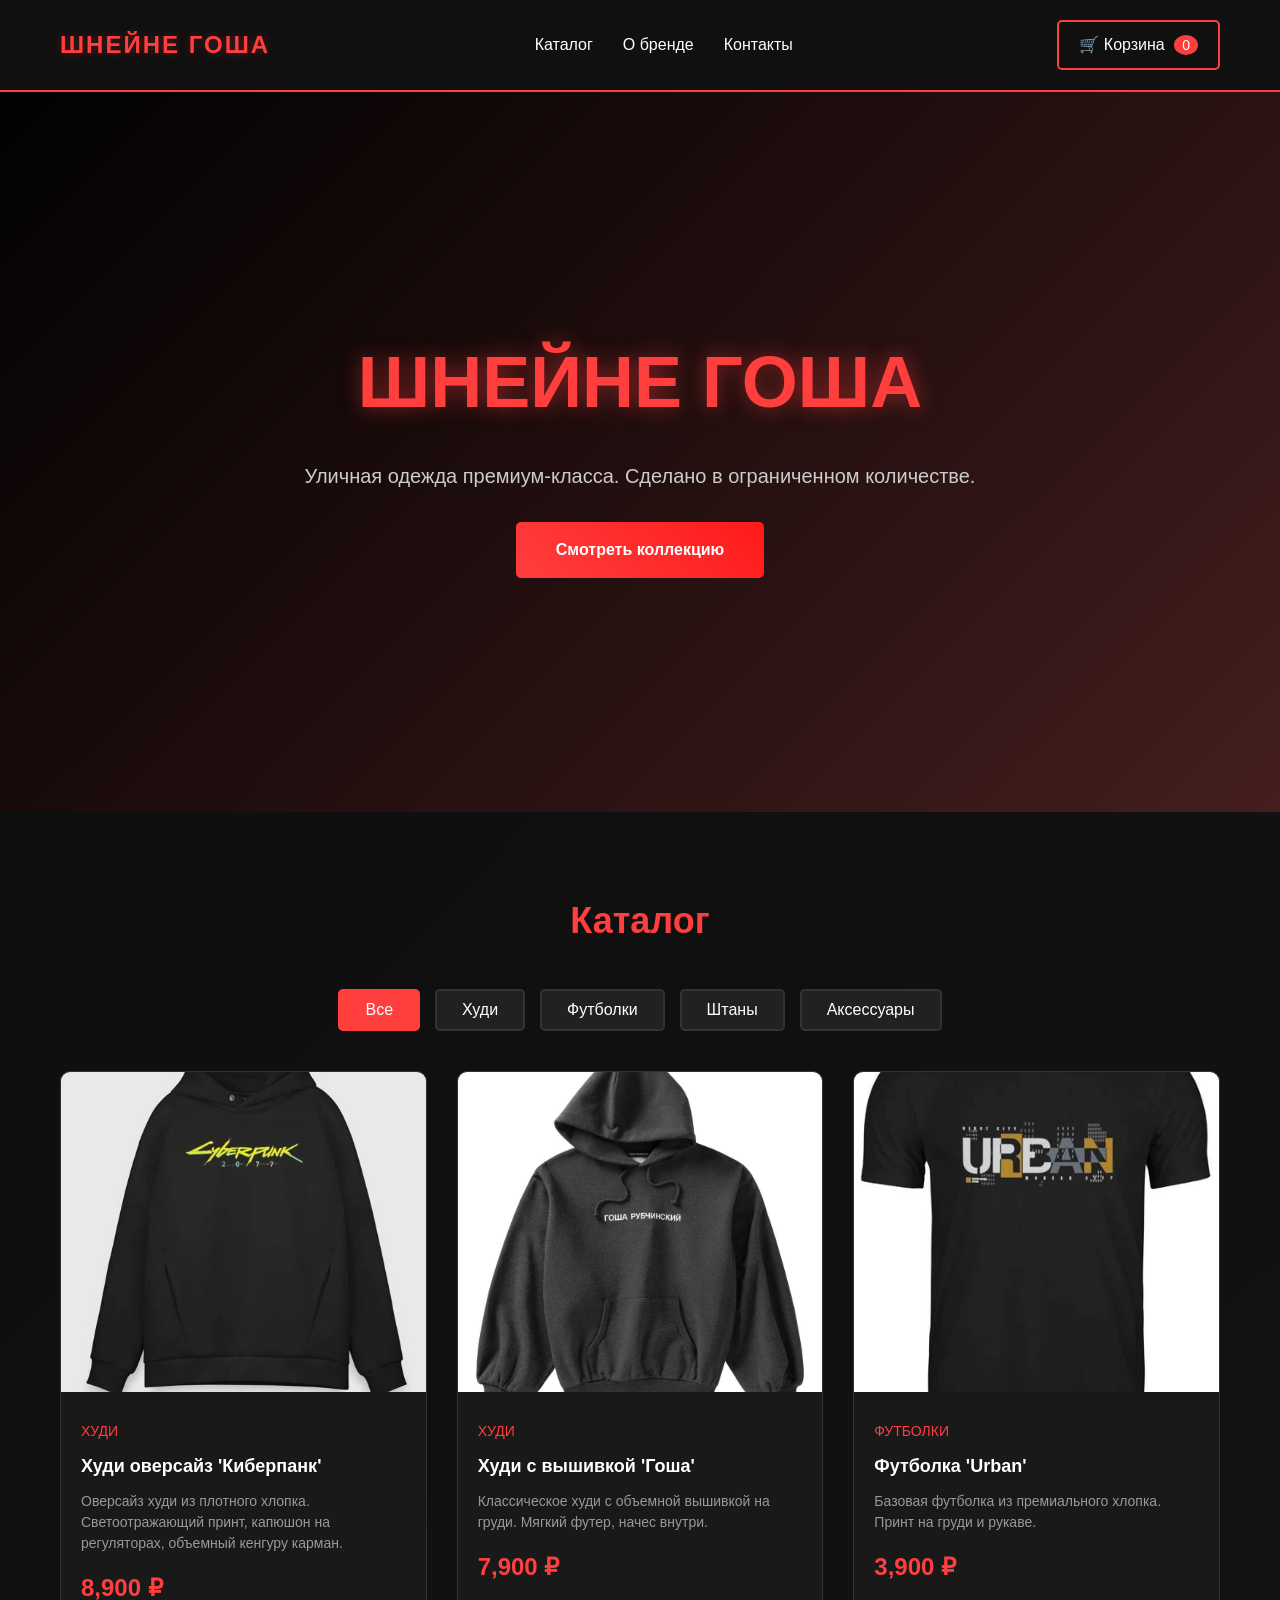
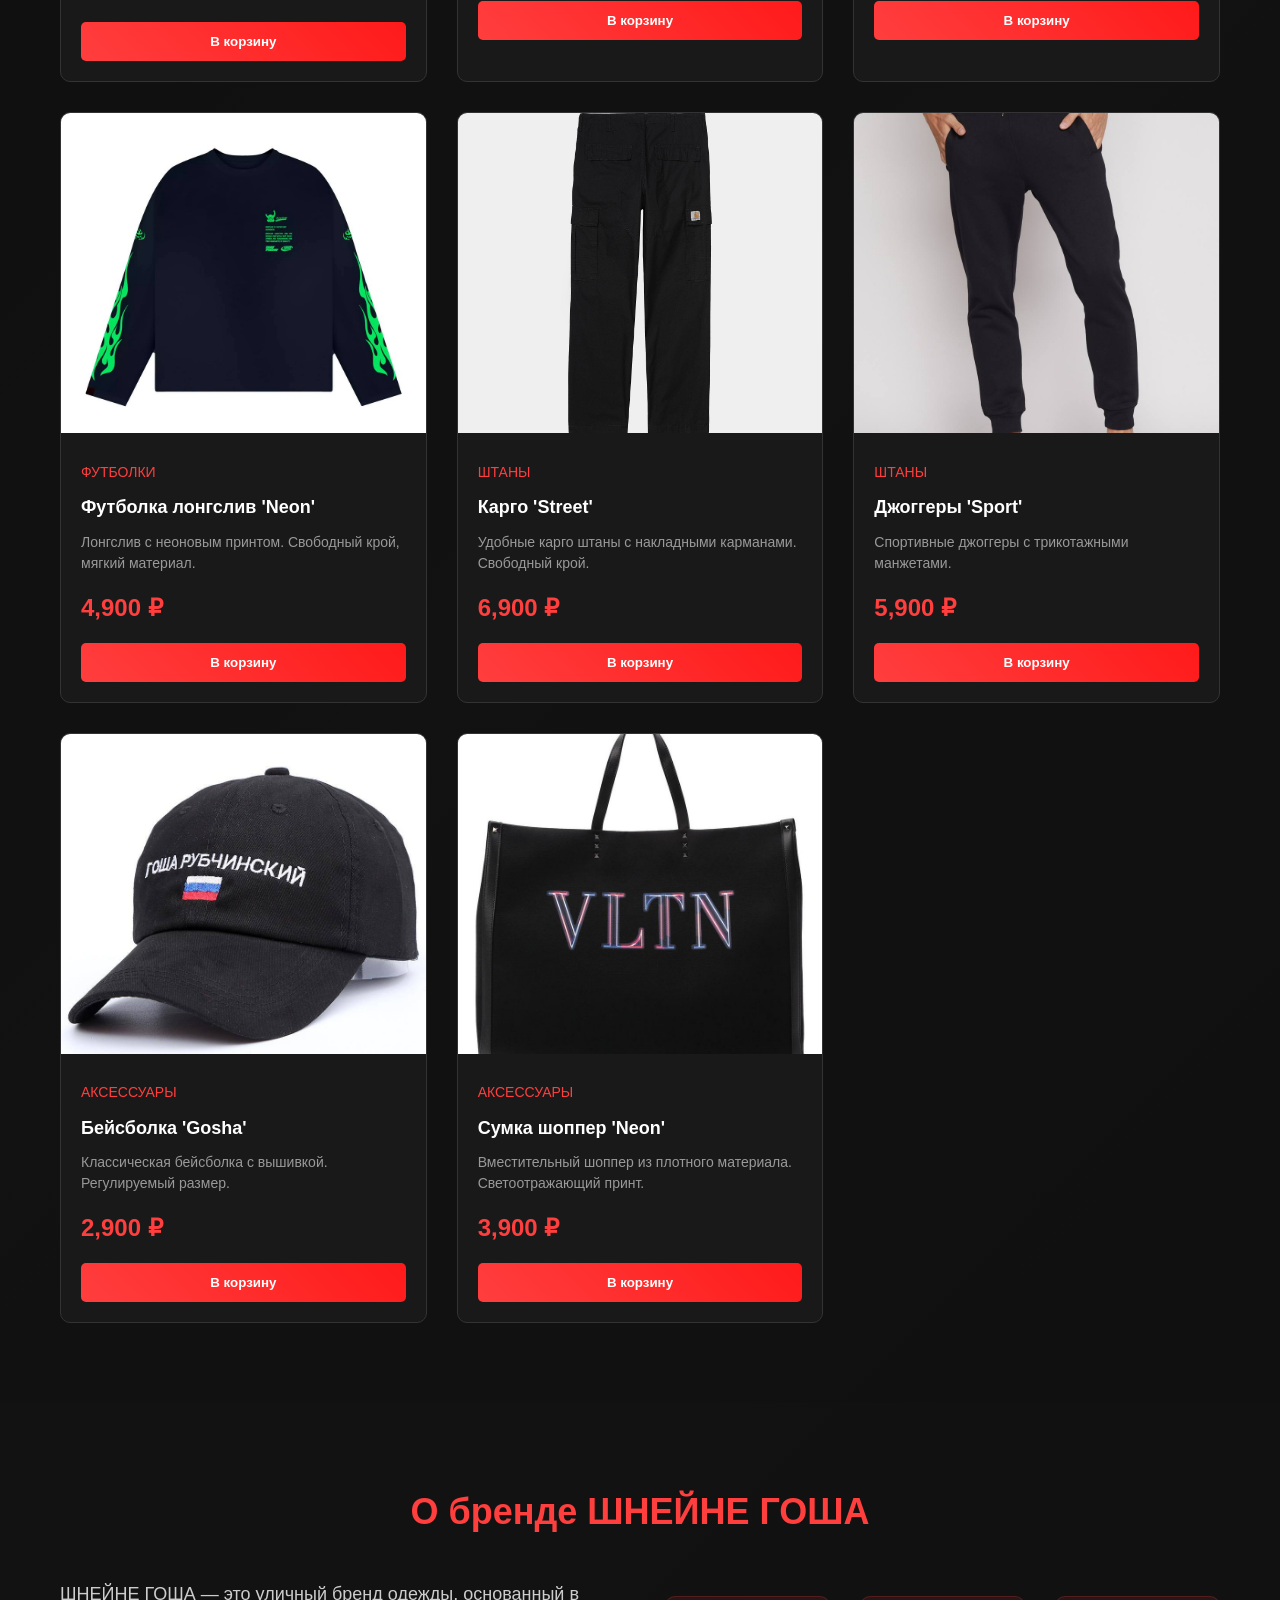
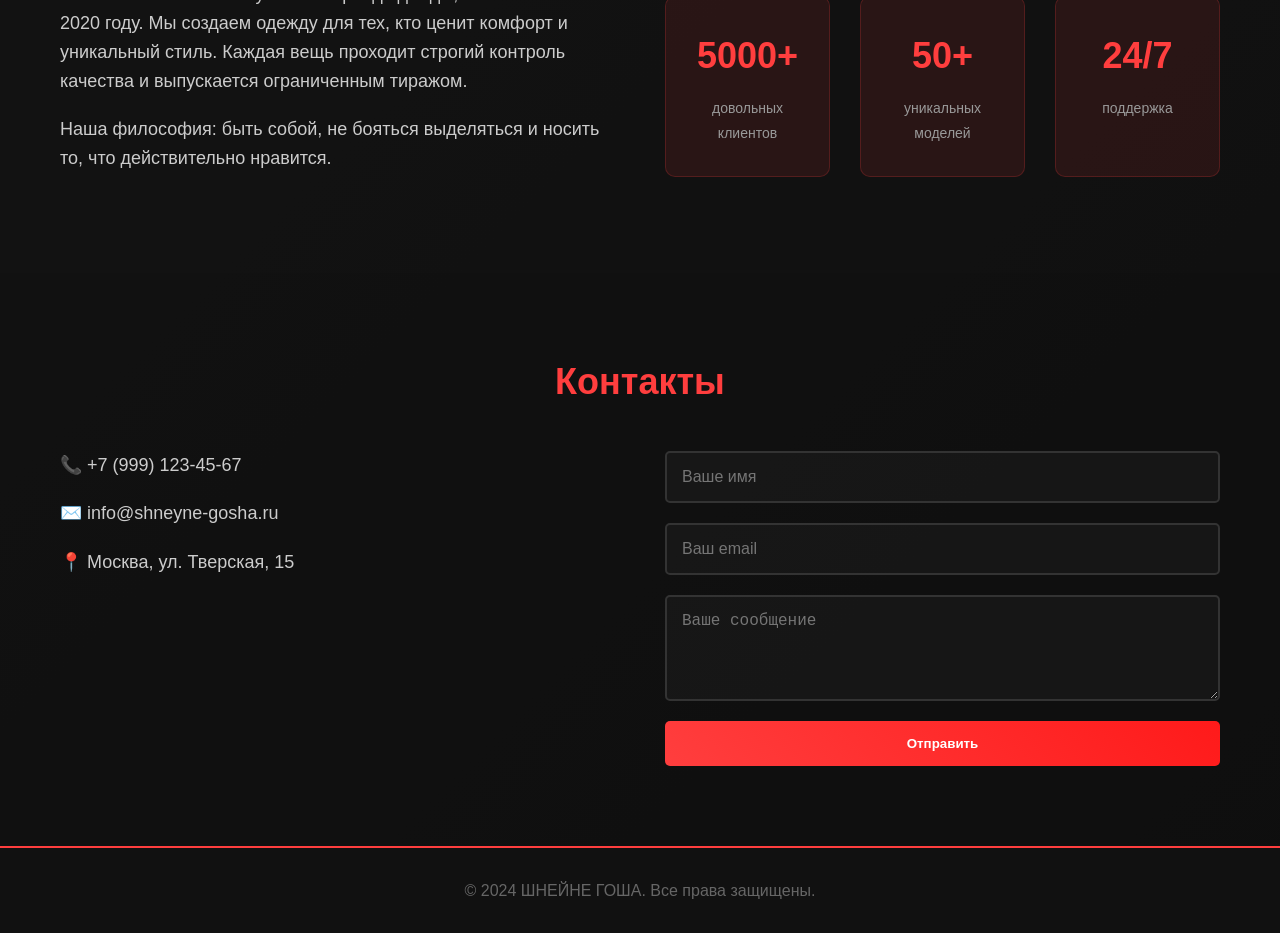
<file: index.html>
<!DOCTYPE html>
<html lang="ru">

<head>
  <meta charset="UTF-8">
  <meta name="viewport" content="width=device-width, initial-scale=1.0">
  <title>ШНЕЙНЕ ГОША | Официальный магазин одежды</title>
  <link rel="stylesheet" href="css/style.css">
</head>

<body>
  <nav class="navbar">
    <div class="container">
      <a href="index.html" class="logo">ШНЕЙНЕ ГОША</a>
      <ul class="nav-links">
        <li><a href="index.html">Каталог</a></li>
        <li><a href="index.html#about">О бренде</a></li>
        <li><a href="index.html#contact">Контакты</a></li>
      </ul>
      <a href="cart.html" class="cart-btn">
        🛒 Корзина <span class="cart-count">0</span>
      </a>
    </div>
  </nav>

  <section class="hero">
    <div class="container">
      <h1>ШНЕЙНЕ ГОША</h1>
      <p>Уличная одежда премиум-класса. Сделано в ограниченном количестве.</p>
      <a href="#catalog" class="btn">Смотреть коллекцию</a>
    </div>
  </section>

  <section id="catalog" class="catalog">
    <div class="container">
      <h2>Каталог</h2>
      <div class="filters">
        <button class="filter-btn active" data-category="all">Все</button>
        <button class="filter-btn" data-category="hoodies">Худи</button>
        <button class="filter-btn" data-category="tshirts">Футболки</button>
        <button class="filter-btn" data-category="pants">Штаны</button>
        <button class="filter-btn" data-category="accessories">Аксессуары</button>
      </div>
      <div class="products-grid" id="products-grid"></div>
    </div>
  </section>

  <section id="about" class="about">
    <div class="container">
      <h2>О бренде ШНЕЙНЕ ГОША</h2>
      <div class="about-content">
        <div class="about-text">
          <p>ШНЕЙНЕ ГОША — это уличный бренд одежды, основанный в 2020 году. Мы создаем одежду для тех, кто ценит
            комфорт и уникальный стиль. Каждая вещь проходит строгий контроль качества и выпускается ограниченным
            тиражом.</p>
          <p>Наша философия: быть собой, не бояться выделяться и носить то, что действительно нравится.</p>
        </div>
        <div class="about-stats">
          <div class="stat"><span class="stat-number">5000+</span><span class="stat-label">довольных клиентов</span>
          </div>
          <div class="stat"><span class="stat-number">50+</span><span class="stat-label">уникальных моделей</span></div>
          <div class="stat"><span class="stat-number">24/7</span><span class="stat-label">поддержка</span></div>
        </div>
      </div>
    </div>
  </section>

  <section id="contact" class="contact">
    <div class="container">
      <h2>Контакты</h2>
      <div class="contact-content">
        <div class="contact-info">
          <p>📞 +7 (999) 123-45-67</p>
          <p>✉️ info@shneyne-gosha.ru</p>
          <p>📍 Москва, ул. Тверская, 15</p>
        </div>
        <form class="contact-form" id="contactForm">
          <input type="text" placeholder="Ваше имя" required>
          <input type="email" placeholder="Ваш email" required>
          <textarea placeholder="Ваше сообщение" rows="4" required></textarea>
          <button type="submit" class="btn">Отправить</button>
        </form>
      </div>
    </div>
  </section>

  <footer class="footer">
    <div class="container">
      <p>© 2024 ШНЕЙНЕ ГОША. Все права защищены.</p>
    </div>
  </footer>

  <script src="js/main.js"></script>
</body>

</html>
</file>
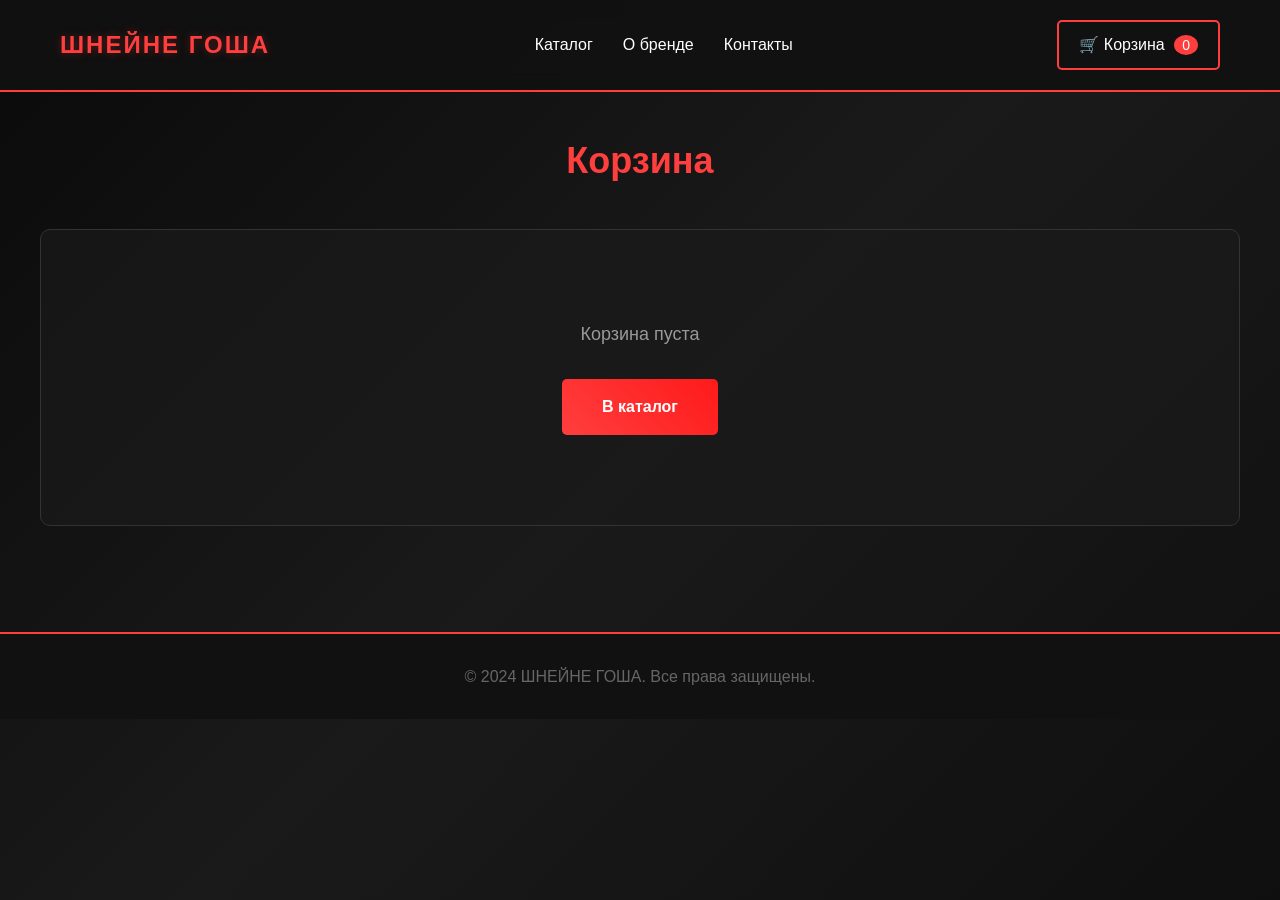
<file: cart.html>
<!DOCTYPE html>
<html lang="ru">

<head>
  <meta charset="UTF-8">
  <meta name="viewport" content="width=device-width, initial-scale=1.0">
  <title>ШНЕЙНЕ ГОША | Корзина</title>
  <link rel="stylesheet" href="css/style.css">
</head>

<body>
  <nav class="navbar">
    <div class="container">
      <a href="index.html" class="logo">ШНЕЙНЕ ГОША</a>
      <ul class="nav-links">
        <li><a href="index.html">Каталог</a></li>
        <li><a href="index.html#about">О бренде</a></li>
        <li><a href="index.html#contact">Контакты</a></li>
      </ul>
      <a href="cart.html" class="cart-btn">
        🛒 Корзина <span class="cart-count">0</span>
      </a>
    </div>
  </nav>

  <div class="container cart-page">
    <h1 class="cart-title">Корзина</h1>
    <div class="cart-content" id="cart-content"></div>
  </div>

  <!-- Модальное окно оформления заказа -->
  <div id="checkoutModal" class="modal">
    <div class="modal-content">
      <span class="close-modal">&times;</span>
      <h2>Оформление заказа</h2>
      <form id="orderForm" action="https://formspree.io/f/xlgowjpy" method="POST">
        <input type="hidden" name="_subject" value="Новый заказ из магазина ШНЕЙНЕ ГОША">
        <input type="hidden" name="_replyto" id="customerEmail">
        <div class="form-group">
          <label>Ваше имя *</label>
          <input type="text" name="name" required placeholder="Иван Иванов">
        </div>
        <div class="form-group">
          <label>Email *</label>
          <input type="email" name="email" required placeholder="ivan@example.com" id="orderEmail">
        </div>
        <div class="form-group">
          <label>Телефон *</label>
          <input type="tel" name="phone" required placeholder="+7 (999) 123-45-67">
        </div>
        <div class="form-group">
          <label>Адрес доставки *</label>
          <textarea name="address" required rows="3" placeholder="Город, улица, дом, квартира"></textarea>
        </div>
        <div class="form-group">
          <label>Комментарий к заказу</label>
          <textarea name="comment" rows="2" placeholder="Дополнительные пожелания..."></textarea>
        </div>
        <input type="hidden" name="order_details" id="orderDetails">
        <input type="hidden" name="total_amount" id="totalAmount">
        <button type="submit" class="btn">Подтвердить заказ</button>
      </form>
    </div>
  </div>

  <footer class="footer">
    <div class="container">
      <p>© 2024 ШНЕЙНЕ ГОША. Все права защищены.</p>
    </div>
  </footer>

  <script src="js/main.js"></script>
</body>

</html>
</file>
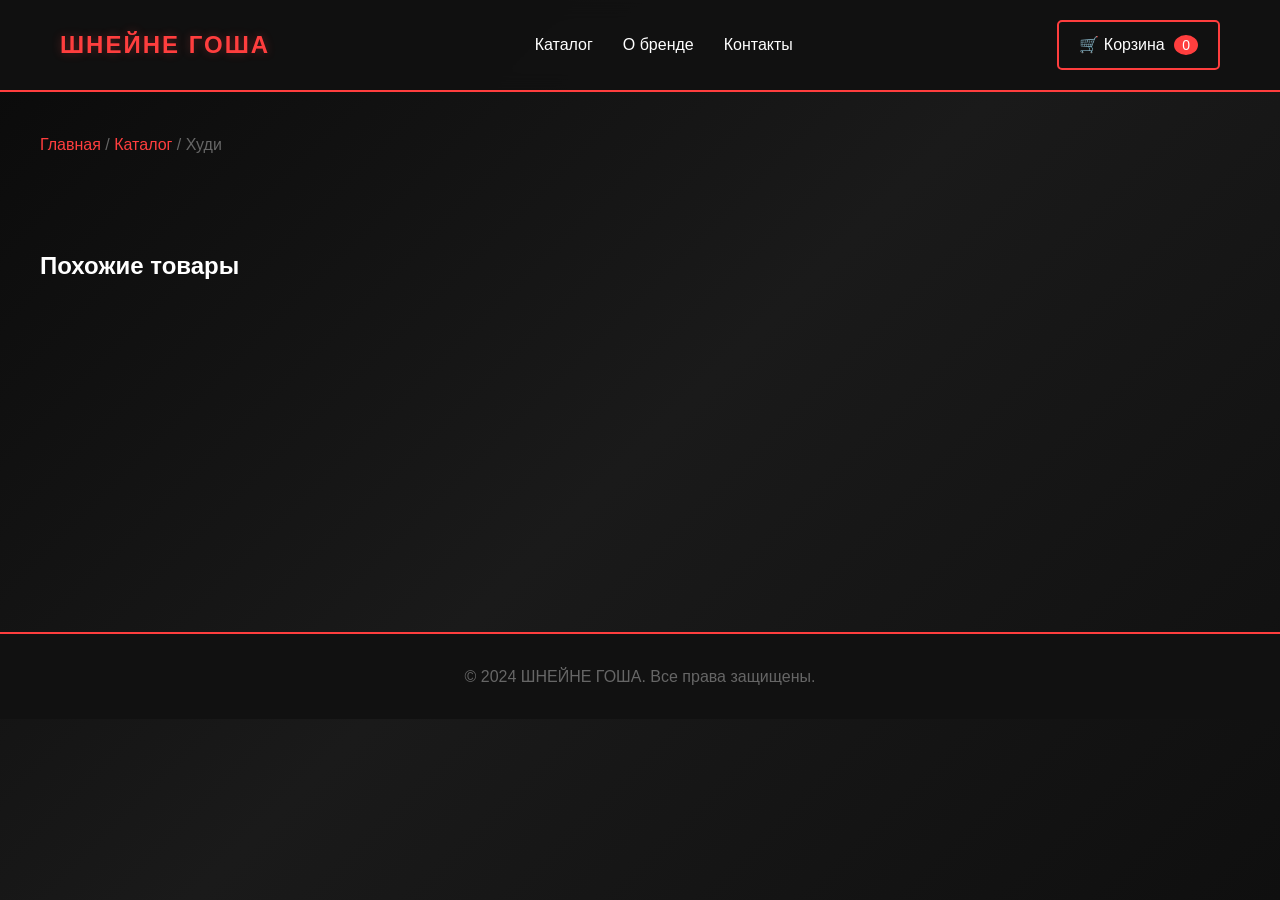
<file: product.html>
<!DOCTYPE html>
<html lang="ru">

<head>
  <meta charset="UTF-8">
  <meta name="viewport" content="width=device-width, initial-scale=1.0">
  <title>ШНЕЙНЕ ГОША | Карточка товара</title>
  <link rel="stylesheet" href="css/style.css">
</head>

<body>
  <nav class="navbar">
    <div class="container">
      <a href="index.html" class="logo">ШНЕЙНЕ ГОША</a>
      <ul class="nav-links">
        <li><a href="index.html">Каталог</a></li>
        <li><a href="index.html#about">О бренде</a></li>
        <li><a href="index.html#contact">Контакты</a></li>
      </ul>
      <a href="cart.html" class="cart-btn">
        🛒 Корзина <span class="cart-count">0</span>
      </a>
    </div>
  </nav>

  <div class="container product-page">
    <div class="breadcrumbs">
      <a href="index.html">Главная</a> / <a href="index.html#catalog">Каталог</a> / <span
        id="product-category">Худи</span>
    </div>
    <div class="product-detail" id="product-detail"></div>
    <section class="related-products">
      <h2>Похожие товары</h2>
      <div class="products-grid" id="related-products"></div>
    </section>
  </div>

  <footer class="footer">
    <div class="container">
      <p>© 2024 ШНЕЙНЕ ГОША. Все права защищены.</p>
    </div>
  </footer>

  <script src="js/main.js"></script>
</body>

</html>
</file>
<file: css/style.css>
/* Общие стили с градиентным фоном */
* {
    margin: 0;
    padding: 0;
    box-sizing: border-box;
}

body {
    font-family: 'Inter', -apple-system, BlinkMacSystemFont, 'Segoe UI', Roboto, sans-serif;
    background: linear-gradient(135deg, #0a0a0a 0%, #1a1a1a 50%, #0f0f0f 100%);
    color: #ffffff;
    line-height: 1.6;
    min-height: 100vh;
}

.container {
    max-width: 1200px;
    margin: 0 auto;
    padding: 0 20px;
}

/* Навигация */
.navbar {
    background: rgba(17, 17, 17, 0.95);
    backdrop-filter: blur(10px);
    padding: 20px 0;
    position: sticky;
    top: 0;
    z-index: 1000;
    border-bottom: 2px solid #ff3e3e;
}

.navbar .container {
    display: flex;
    justify-content: space-between;
    align-items: center;
}

.logo {
    font-size: 24px;
    font-weight: 800;
    color: #ff3e3e;
    text-decoration: none;
    letter-spacing: 2px;
    text-shadow: 0 0 10px rgba(255, 62, 62, 0.3);
}

.nav-links {
    display: flex;
    list-style: none;
    gap: 30px;
}

.nav-links a {
    color: #ffffff;
    text-decoration: none;
    font-weight: 500;
    transition: all 0.3s;
}

.nav-links a:hover {
    color: #ff3e3e;
}

.cart-btn {
    background: none;
    border: 2px solid #ff3e3e;
    color: #ffffff;
    padding: 10px 20px;
    cursor: pointer;
    font-size: 16px;
    border-radius: 5px;
    transition: all 0.3s;
    text-decoration: none;
    display: inline-block;
}

.cart-btn:hover {
    background-color: #ff3e3e;
    transform: scale(1.05);
}

.cart-count {
    background-color: #ff3e3e;
    padding: 2px 8px;
    border-radius: 50%;
    margin-left: 5px;
    font-size: 14px;
}

/* Герой секция */
.hero {
    height: 80vh;
    background: linear-gradient(135deg, rgba(0, 0, 0, 0.8) 0%, rgba(255, 62, 62, 0.2) 100%);
    display: flex;
    align-items: center;
    text-align: center;
    position: relative;
}

.hero h1 {
    font-size: 72px;
    margin-bottom: 20px;
    color: #ff3e3e;
    text-shadow: 0 0 20px rgba(255, 62, 62, 0.5);
    animation: glow 2s ease-in-out infinite alternate;
}

@keyframes glow {
    from { text-shadow: 0 0 20px rgba(255, 62, 62, 0.5); }
    to { text-shadow: 0 0 40px rgba(255, 62, 62, 0.8); }
}

.hero p {
    font-size: 20px;
    margin-bottom: 30px;
    color: #cccccc;
}

.btn {
    display: inline-block;
    padding: 15px 40px;
    background: linear-gradient(45deg, #ff3e3e, #ff1a1a);
    color: #ffffff;
    text-decoration: none;
    border-radius: 5px;
    font-weight: 600;
    transition: all 0.3s;
    border: none;
    cursor: pointer;
}

.btn:hover {
    transform: translateY(-2px);
    box-shadow: 0 5px 30px rgba(255, 62, 62, 0.4);
}

/* Каталог */
.catalog {
    padding: 80px 0;
    background: rgba(15, 15, 15, 0.7);
}

.catalog h2 {
    text-align: center;
    font-size: 36px;
    margin-bottom: 40px;
    color: #ff3e3e;
}

.filters {
    display: flex;
    justify-content: center;
    gap: 15px;
    margin-bottom: 40px;
    flex-wrap: wrap;
}

.filter-btn {
    padding: 10px 25px;
    background: rgba(51, 51, 51, 0.5);
    border: 2px solid #333333;
    color: #ffffff;
    cursor: pointer;
    border-radius: 5px;
    font-size: 16px;
    transition: all 0.3s;
}

.filter-btn:hover,
.filter-btn.active {
    background-color: #ff3e3e;
    border-color: #ff3e3e;
}

.products-grid {
    display: grid;
    grid-template-columns: repeat(auto-fill, minmax(280px, 1fr));
    gap: 30px;
}

.product-card {
    background: rgba(26, 26, 26, 0.9);
    border-radius: 10px;
    overflow: hidden;
    transition: all 0.3s;
    cursor: pointer;
    border: 1px solid #333333;
}

.product-card:hover {
    transform: translateY(-5px) scale(1.02);
    box-shadow: 0 10px 40px rgba(255, 62, 62, 0.2);
}

.product-image {
    width: 100%;
    height: 320px;
    object-fit: cover;
    background: linear-gradient(45deg, #262626, #1a1a1a);
}

.product-info {
    padding: 20px;
}

.product-title {
    font-size: 18px;
    font-weight: 600;
    margin-bottom: 10px;
    color: #ffffff;
}

.product-category {
    color: #ff3e3e;
    font-size: 14px;
    margin-bottom: 10px;
    text-transform: uppercase;
}

.product-description {
    color: #999999;
    font-size: 14px;
    margin-bottom: 15px;
    line-height: 1.5;
}

.product-price {
    font-size: 24px;
    font-weight: 700;
    color: #ff3e3e;
    margin-bottom: 15px;
}

.add-to-cart {
    width: 100%;
    padding: 12px;
    background: linear-gradient(45deg, #ff3e3e, #ff1a1a);
    color: #ffffff;
    border: none;
    border-radius: 5px;
    font-weight: 600;
    cursor: pointer;
    transition: all 0.3s;
}

.add-to-cart:hover {
    transform: scale(1.02);
}

/* О бренде */
.about {
    padding: 80px 0;
    background: rgba(17, 17, 17, 0.7);
}

.about h2 {
    text-align: center;
    font-size: 36px;
    margin-bottom: 40px;
    color: #ff3e3e;
}

.about-content {
    display: grid;
    grid-template-columns: 1fr 1fr;
    gap: 50px;
    align-items: center;
}

.about-text p {
    margin-bottom: 20px;
    color: #cccccc;
    font-size: 18px;
}

.about-stats {
    display: grid;
    grid-template-columns: repeat(3, 1fr);
    gap: 30px;
    text-align: center;
}

.stat {
    background: rgba(255, 62, 62, 0.1);
    padding: 30px;
    border-radius: 10px;
    border: 1px solid rgba(255, 62, 62, 0.2);
}

.stat-number {
    display: block;
    font-size: 36px;
    font-weight: 700;
    color: #ff3e3e;
    margin-bottom: 10px;
}

.stat-label {
    color: #999999;
    font-size: 14px;
}

/* Контакты */
.contact {
    padding: 80px 0;
    background: rgba(15, 15, 15, 0.7);
}

.contact h2 {
    text-align: center;
    font-size: 36px;
    margin-bottom: 40px;
    color: #ff3e3e;
}

.contact-content {
    display: grid;
    grid-template-columns: 1fr 1fr;
    gap: 50px;
}

.contact-info p {
    margin-bottom: 20px;
    font-size: 18px;
    color: #cccccc;
}

.contact-form {
    display: flex;
    flex-direction: column;
    gap: 20px;
}

.contact-form input,
.contact-form textarea {
    padding: 15px;
    background: rgba(26, 26, 26, 0.7);
    border: 2px solid #333333;
    color: #ffffff;
    border-radius: 5px;
    font-size: 16px;
}

.contact-form input:focus,
.contact-form textarea:focus {
    outline: none;
    border-color: #ff3e3e;
}

/* Страница товара */
.product-page {
    padding: 40px 0;
    min-height: 60vh;
}

.breadcrumbs {
    margin-bottom: 30px;
    color: #666666;
}

.breadcrumbs a {
    color: #ff3e3e;
    text-decoration: none;
}

.product-detail {
    display: grid;
    grid-template-columns: 1fr 1fr;
    gap: 50px;
    margin-bottom: 60px;
}

.product-detail-image {
    width: 100%;
    height: 500px;
    object-fit: cover;
    border-radius: 10px;
    background: linear-gradient(45deg, #1a1a1a, #262626);
    border: 1px solid #333333;
}

.product-detail-info h1 {
    font-size: 36px;
    margin-bottom: 20px;
    color: #ffffff;
}

.product-detail-category {
    color: #ff3e3e;
    font-size: 16px;
    margin-bottom: 20px;
    text-transform: uppercase;
}

.product-detail-price {
    font-size: 36px;
    font-weight: 700;
    color: #ff3e3e;
    margin-bottom: 30px;
}

.product-detail-description {
    color: #cccccc;
    margin-bottom: 30px;
    line-height: 1.8;
}

.product-specs {
    margin-bottom: 30px;
    padding: 20px;
    background: rgba(26, 26, 26, 0.7);
    border-radius: 5px;
    border: 1px solid #333333;
}

.product-specs h3 {
    color: #ffffff;
    margin-bottom: 15px;
}

.product-specs ul {
    list-style: none;
    color: #999999;
}

.product-specs li {
    margin-bottom: 10px;
    padding-left: 20px;
    position: relative;
}

.product-specs li:before {
    content: "•";
    color: #ff3e3e;
    position: absolute;
    left: 0;
}

/* Страница корзины */
.cart-page {
    padding: 40px 0;
    min-height: 60vh;
}

.cart-title {
    font-size: 36px;
    margin-bottom: 40px;
    color: #ff3e3e;
    text-align: center;
}

.cart-content {
    background: rgba(26, 26, 26, 0.7);
    border-radius: 10px;
    padding: 30px;
    border: 1px solid #333333;
}

.cart-empty {
    text-align: center;
    padding: 60px 20px;
}

.cart-empty p {
    color: #999999;
    font-size: 18px;
    margin-bottom: 30px;
}

.cart-items {
    margin-bottom: 30px;
}

.cart-item {
    display: grid;
    grid-template-columns: 100px 2fr 1fr 1fr auto;
    gap: 20px;
    align-items: center;
    padding: 20px;
    border-bottom: 1px solid #333333;
}

.cart-item-image {
    width: 100px;
    height: 100px;
    object-fit: cover;
    border-radius: 5px;
}

.cart-item-info h3 {
    color: #ffffff;
    margin-bottom: 5px;
    font-size: 18px;
}

.cart-item-info p {
    color: #999999;
    font-size: 14px;
}

.cart-item-price {
    color: #ff3e3e;
    font-size: 18px;
    font-weight: 600;
}

.cart-item-quantity {
    display: flex;
    align-items: center;
    gap: 10px;
}

.quantity-btn {
    width: 30px;
    height: 30px;
    background: rgba(255, 62, 62, 0.1);
    border: 1px solid #ff3e3e;
    color: #ffffff;
    cursor: pointer;
    border-radius: 5px;
    font-size: 18px;
}

.quantity-btn:hover {
    background: #ff3e3e;
}

.quantity-value {
    color: #ffffff;
    font-size: 16px;
    min-width: 30px;
    text-align: center;
}

.remove-btn {
    background: none;
    border: none;
    color: #ff3e3e;
    cursor: pointer;
    font-size: 20px;
    padding: 5px 10px;
}

.remove-btn:hover {
    transform: scale(1.2);
}

.cart-summary {
    background: rgba(0, 0, 0, 0.3);
    border-radius: 10px;
    padding: 30px;
    margin-top: 30px;
}

.cart-total {
    display: flex;
    justify-content: space-between;
    align-items: center;
    margin-bottom: 20px;
    font-size: 24px;
    color: #ffffff;
}

.cart-total span:last-child {
    color: #ff3e3e;
    font-weight: 700;
}

.cart-actions {
    display: flex;
    gap: 20px;
    justify-content: flex-end;
}

.clear-cart-btn {
    padding: 12px 30px;
    background: rgba(255, 62, 62, 0.1);
    border: 2px solid #ff3e3e;
    color: #ffffff;
    border-radius: 5px;
    cursor: pointer;
    font-size: 16px;
    font-weight: 600;
}

.clear-cart-btn:hover {
    background: #ff3e3e;
}

.checkout-btn {
    padding: 12px 40px;
    background: linear-gradient(45deg, #ff3e3e, #ff1a1a);
    border: none;
    color: #ffffff;
    border-radius: 5px;
    cursor: pointer;
    font-size: 16px;
    font-weight: 600;
}

.checkout-btn:hover {
    transform: translateY(-2px);
}

/* Размеры */
.size-selector {
    margin-bottom: 30px;
}

.size-selector h3 {
    margin-bottom: 15px;
    color: #ffffff;
}

.sizes {
    display: flex;
    gap: 10px;
    flex-wrap: wrap;
}

.size-btn {
    width: 50px;
    height: 50px;
    border: 2px solid #333333;
    background: none;
    color: #ffffff;
    cursor: pointer;
    border-radius: 5px;
    font-size: 16px;
    font-weight: 600;
}

.size-btn:hover,
.size-btn.active {
    background-color: #ff3e3e;
    border-color: #ff3e3e;
}

.add-to-cart-large {
    padding: 15px 40px;
    background: linear-gradient(45deg, #ff3e3e, #ff1a1a);
    color: #ffffff;
    border: none;
    border-radius: 5px;
    font-size: 18px;
    font-weight: 600;
    cursor: pointer;
}

/* Модальное окно */
.modal {
    display: none;
    position: fixed;
    z-index: 2000;
    left: 0;
    top: 0;
    width: 100%;
    height: 100%;
    background-color: rgba(0, 0, 0, 0.8);
    justify-content: center;
    align-items: center;
}

.modal-content {
    background: linear-gradient(135deg, #1a1a1a, #0f0f0f);
    border: 2px solid #ff3e3e;
    border-radius: 10px;
    padding: 30px;
    width: 90%;
    max-width: 500px;
    max-height: 90vh;
    overflow-y: auto;
    position: relative;
}

.close-modal {
    position: absolute;
    right: 20px;
    top: 15px;
    font-size: 28px;
    font-weight: bold;
    color: #ff3e3e;
    cursor: pointer;
}

.close-modal:hover {
    color: #ffffff;
}

.modal-content h2 {
    color: #ff3e3e;
    margin-bottom: 20px;
    text-align: center;
}

.form-group {
    margin-bottom: 20px;
}

.form-group label {
    display: block;
    color: #ffffff;
    margin-bottom: 8px;
    font-weight: 500;
}

.form-group input,
.form-group textarea {
    width: 100%;
    padding: 12px;
    background: rgba(26, 26, 26, 0.9);
    border: 2px solid #333333;
    color: #ffffff;
    border-radius: 5px;
    font-size: 16px;
}

.form-group input:focus,
.form-group textarea:focus {
    outline: none;
    border-color: #ff3e3e;
}

.modal-content .btn {
    width: 100%;
    margin-top: 10px;
}

/* Футер */
.footer {
    background: rgba(17, 17, 17, 0.95);
    padding: 30px 0;
    text-align: center;
    border-top: 2px solid #ff3e3e;
}

.footer p {
    color: #666666;
}

/* Адаптивность */
@media (max-width: 768px) {
    .navbar .container {
        flex-direction: column;
        gap: 15px;
    }

    .nav-links {
        flex-wrap: wrap;
        justify-content: center;
    }

    .hero h1 {
        font-size: 48px;
    }

    .about-content,
    .contact-content,
    .product-detail {
        grid-template-columns: 1fr;
    }

    .about-stats {
        grid-template-columns: 1fr;
    }

    .product-detail-image {
        height: 300px;
    }

    .cart-item {
        grid-template-columns: 80px 1fr;
        grid-template-rows: auto auto auto;
        gap: 10px;
    }

    .cart-item-image {
        grid-row: span 3;
    }

    .cart-item-info {
        grid-column: 2;
    }

    .cart-item-price {
        grid-column: 2;
    }

    .cart-item-quantity {
        grid-column: 2;
    }

    .remove-btn {
        grid-column: 2;
        justify-self: start;
    }

    .cart-actions {
        flex-direction: column;
    }

    .clear-cart-btn,
    .checkout-btn {
        width: 100%;
    }
}
</file>
